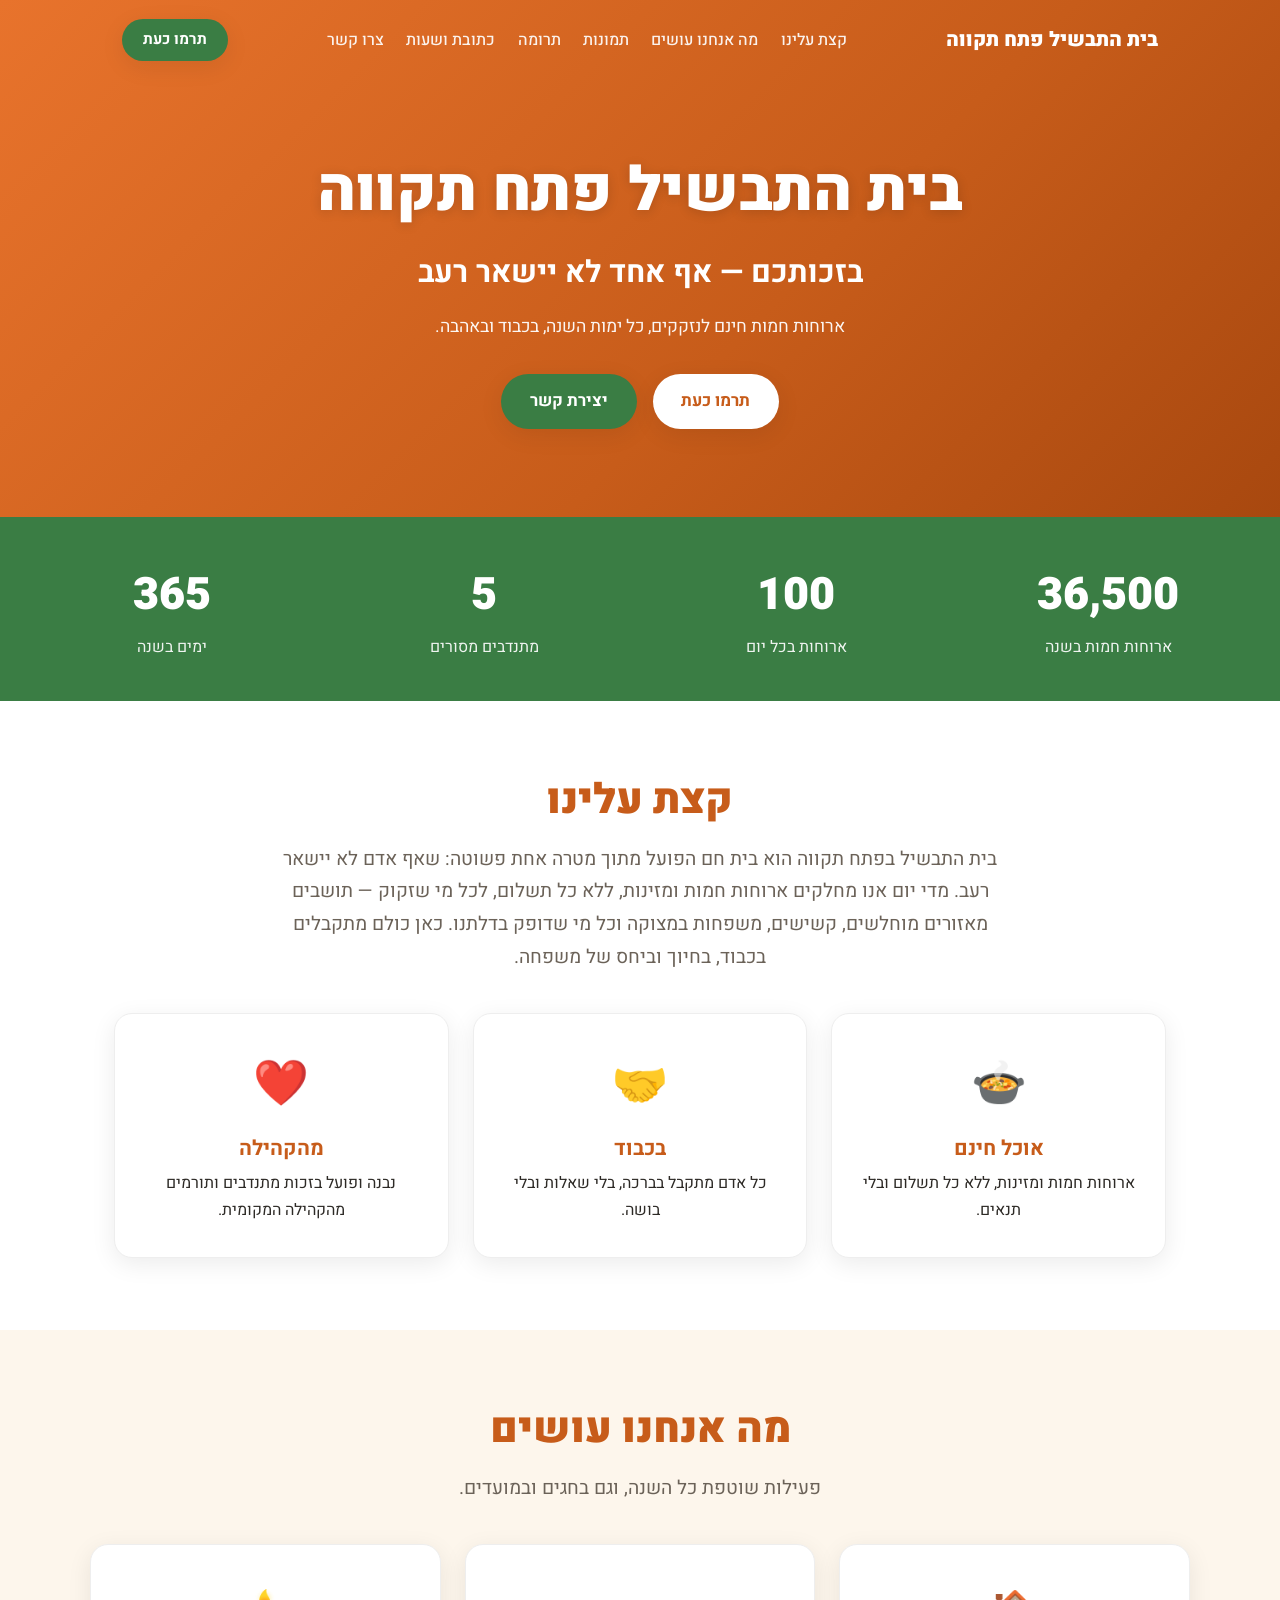
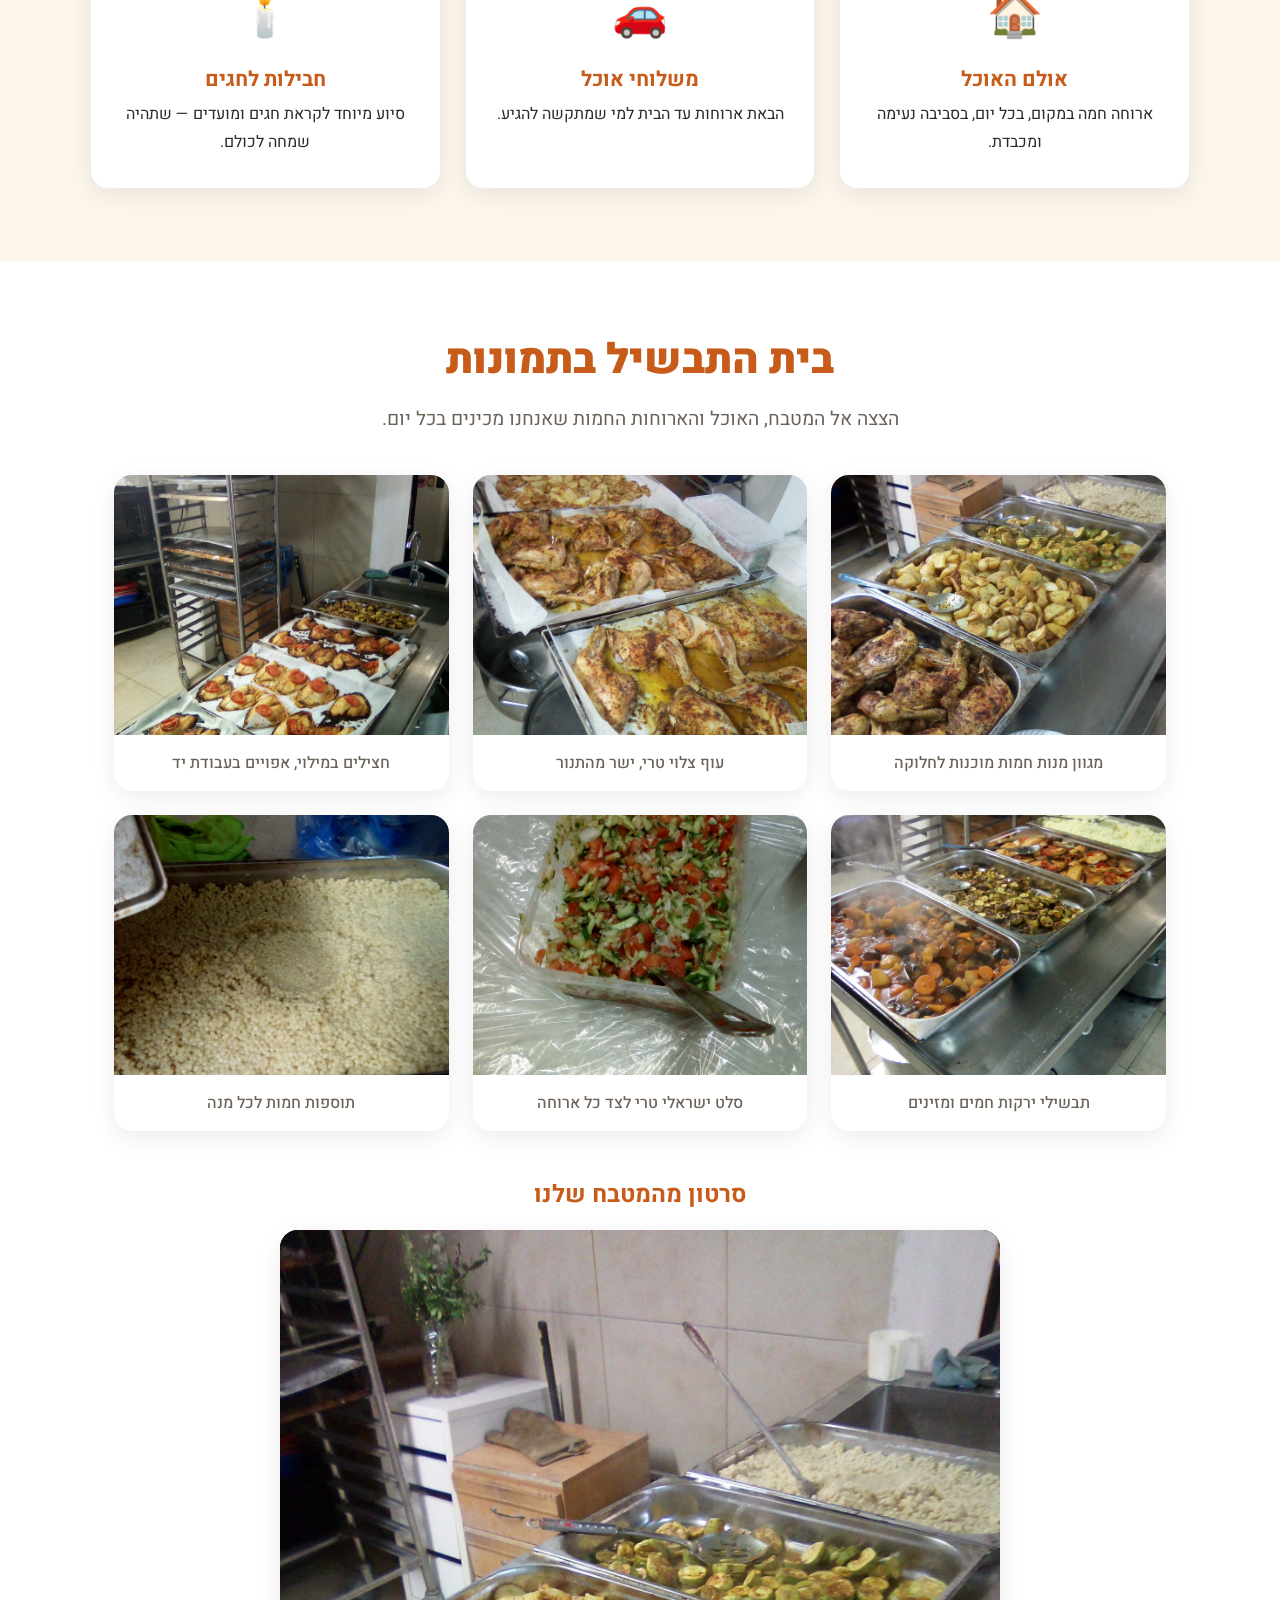
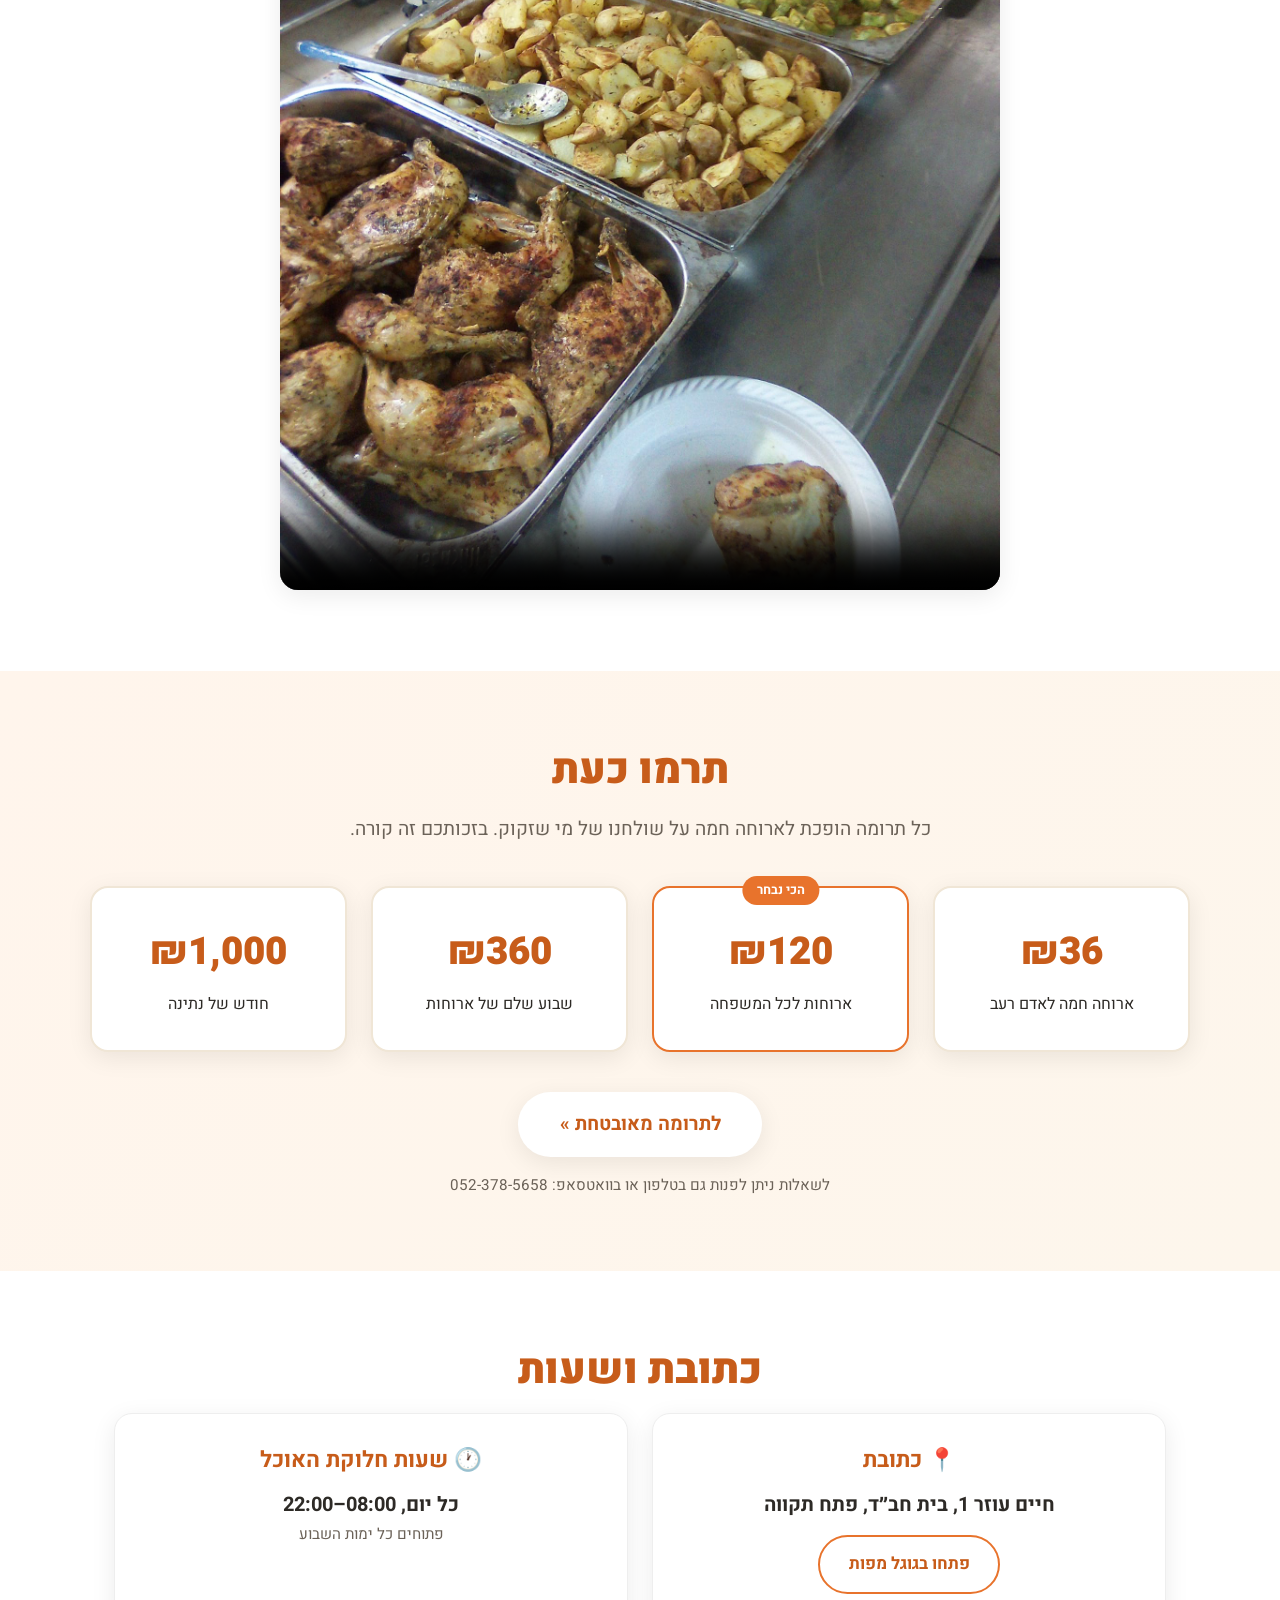
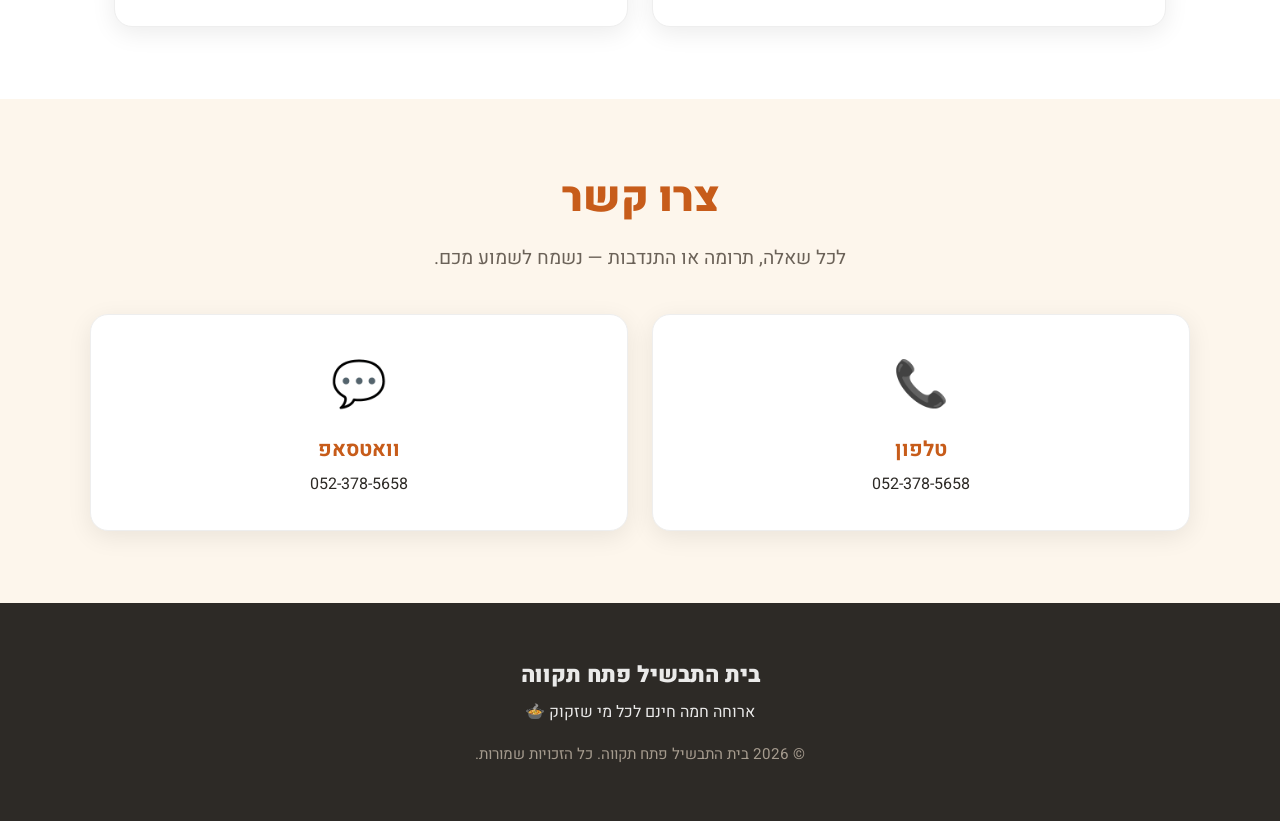
<file: index.html>
<!DOCTYPE html>
<html lang="he" dir="rtl">
<head>
  <meta charset="UTF-8" />
  <meta name="viewport" content="width=device-width, initial-scale=1.0" />

  <!-- ===== כותרת ותיאור לגוגל (SEO) ===== -->
  <title>בית התבשיל פתח תקווה | ארוחות חמות חינם לנזקקים</title>
  <meta name="description" content="בית התבשיל פתח תקווה — מחלקים ארוחות חמות חינם לנזקקים, כל ימות השנה, בכבוד ובאהבה. תרמו, התנדבו, או בואו לאכול. כתובת, שעות ופרטי קשר באתר." />
  <meta name="keywords" content="בית התבשיל פתח תקווה, אוכל חינם, ארוחות חמות, עזרה לנזקקים, תרומות, מתנדבים, צדקה, פתח תקווה" />
  <meta name="robots" content="index, follow" />
  <meta name="author" content="בית התבשיל פתח תקווה" />
  <link rel="canonical" href="https://orrobin.github.io/beit-hatavshil-petah-tikva/" />
  <meta property="og:url" content="https://orrobin.github.io/beit-hatavshil-petah-tikva/" />

  <!-- ===== שיתוף בפייסבוק / וואטסאפ (Open Graph) ===== -->
  <meta property="og:title" content="בית התבשיל פתח תקווה | ארוחות חמות חינם לנזקקים" />
  <meta property="og:description" content="מחלקים ארוחות חמות חינם לנזקקים כל ימות השנה. בזכותכם — אף אחד לא נשאר רעב." />
  <meta property="og:type" content="website" />
  <meta property="og:locale" content="he_IL" />
  <meta property="og:image" content="images/main.jpg" />

  <link rel="preconnect" href="https://fonts.googleapis.com" />
  <link rel="preconnect" href="https://fonts.gstatic.com" crossorigin />
  <link href="https://fonts.googleapis.com/css2?family=Heebo:wght@400;500;700;900&display=swap" rel="stylesheet" />
  <link rel="stylesheet" href="styles.css" />

  <!-- ===== מידע מובנה לגוגל (כדי שיופיע יפה בחיפוש ובמפות) ===== -->
  <!-- חשוב: עדכנו את הכתובת, הטלפון והאימייל -->
  <script type="application/ld+json">
  {
    "@context": "https://schema.org",
    "@type": "NGO",
    "name": "בית התבשיל פתח תקווה",
    "alternateName": "בית התבשיל פ\"ת",
    "description": "ארגון צדקה המחלק ארוחות חמות חינם לנזקקים בפתח תקווה, כל ימות השנה.",
    "image": "images/main.jpg",
    "telephone": "052-378-5658",
    "address": {
      "@type": "PostalAddress",
      "streetAddress": "חיים עוזר 1, בית חב״ד",
      "addressLocality": "פתח תקווה",
      "addressCountry": "IL"
    }
  }
  </script>
</head>
<body>

  <!-- ===================== כותרת עליונה ===================== -->
  <header class="hero">
    <nav class="nav">
      <span class="nav-logo">בית התבשיל פתח תקווה</span>
      <ul class="nav-links">
        <li><a href="#about">קצת עלינו</a></li>
        <li><a href="#what">מה אנחנו עושים</a></li>
        <li><a href="#gallery">תמונות</a></li>
        <li><a href="#donate">תרומה</a></li>
        <li><a href="#visit">כתובת ושעות</a></li>
        <li><a href="#contact">צרו קשר</a></li>
      </ul>
      <a href="#donate" class="btn btn-donate-nav">תרמו כעת</a>
    </nav>

    <div class="hero-content">
      <h1>בית התבשיל פתח תקווה</h1>
      <p class="hero-tagline">בזכותכם — אף אחד לא יישאר רעב</p>
      <p class="hero-sub">ארוחות חמות חינם לנזקקים, כל ימות השנה, בכבוד ובאהבה.</p>
      <div class="hero-buttons">
        <a href="#donate" class="btn btn-primary">תרמו כעת</a>
        <a href="#contact" class="btn btn-secondary">יצירת קשר</a>
      </div>
    </div>
  </header>

  <!-- ===================== רצועת נתונים ===================== -->
  <!-- עדכנו את המספרים למספרים האמיתיים של בית התבשיל בפתח תקווה -->
  <section class="stats">
    <div class="stat">
      <span class="stat-num">36,500</span>
      <span class="stat-label">ארוחות חמות בשנה</span>
    </div>
    <div class="stat">
      <span class="stat-num">100</span>
      <span class="stat-label">ארוחות בכל יום</span>
    </div>
    <div class="stat">
      <span class="stat-num">5</span>
      <span class="stat-label">מתנדבים מסורים</span>
    </div>
    <div class="stat">
      <span class="stat-num">365</span>
      <span class="stat-label">ימים בשנה</span>
    </div>
  </section>

  <!-- ===================== אודות ===================== -->
  <section id="about" class="section">
    <h2>קצת עלינו</h2>
    <p class="lead">
      בית התבשיל בפתח תקווה הוא בית חם הפועל מתוך מטרה אחת פשוטה:
      שאף אדם לא יישאר רעב. מדי יום אנו מחלקים ארוחות חמות ומזינות,
      ללא כל תשלום, לכל מי שזקוק — תושבים מאזורים מוחלשים, קשישים,
      משפחות במצוקה וכל מי שדופק בדלתנו. כאן כולם מתקבלים בכבוד,
      בחיוך וביחס של משפחה.
    </p>
    <div class="features">
      <div class="feature">
        <div class="feature-icon">🍲</div>
        <h3>אוכל חינם</h3>
        <p>ארוחות חמות ומזינות, ללא כל תשלום ובלי תנאים.</p>
      </div>
      <div class="feature">
        <div class="feature-icon">🤝</div>
        <h3>בכבוד</h3>
        <p>כל אדם מתקבל בברכה, בלי שאלות ובלי בושה.</p>
      </div>
      <div class="feature">
        <div class="feature-icon">❤️</div>
        <h3>מהקהילה</h3>
        <p>נבנה ופועל בזכות מתנדבים ותורמים מהקהילה המקומית.</p>
      </div>
    </div>
  </section>

  <!-- ===================== מה אנחנו עושים ===================== -->
  <section id="what" class="section section-alt">
    <h2>מה אנחנו עושים</h2>
    <p class="lead">פעילות שוטפת כל השנה, וגם בחגים ובמועדים.</p>
    <div class="features">
      <div class="feature">
        <div class="feature-icon">🏠</div>
        <h3>אולם האוכל</h3>
        <p>ארוחה חמה במקום, בכל יום, בסביבה נעימה ומכבדת.</p>
      </div>
      <div class="feature">
        <div class="feature-icon">🚗</div>
        <h3>משלוחי אוכל</h3>
        <p>הבאת ארוחות עד הבית למי שמתקשה להגיע.</p>
      </div>
      <div class="feature">
        <div class="feature-icon">🕯️</div>
        <h3>חבילות לחגים</h3>
        <p>סיוע מיוחד לקראת חגים ומועדים — שתהיה שמחה לכולם.</p>
      </div>
    </div>
  </section>

  <!-- ===================== גלריית תמונות ===================== -->
  <!--
    ↓↓↓ כאן נכנסות התמונות שלכם ↓↓↓
    1. צרו תיקייה בשם images באותה תיקייה של הקובץ הזה.
    2. שימו בה את התמונות בשמות: main.jpg, photo1.jpg, photo2.jpg, photo3.jpg
    3. זהו! התמונות יופיעו אוטומטית.
  -->
  <section id="gallery" class="section">
    <h2>בית התבשיל בתמונות</h2>
    <p class="lead">הצצה אל המטבח, האוכל והארוחות החמות שאנחנו מכינים בכל יום.</p>
    <div class="gallery">
      <figure class="gallery-item">
        <img src="images/photo1.jpg" alt="בית התבשיל פתח תקווה - מגוון מנות חמות מוכנות לחלוקה" loading="lazy" />
        <figcaption>מגוון מנות חמות מוכנות לחלוקה</figcaption>
      </figure>
      <figure class="gallery-item">
        <img src="images/photo2.jpg" alt="בית התבשיל פתח תקווה - עוף צלוי טרי מהתנור" loading="lazy" />
        <figcaption>עוף צלוי טרי, ישר מהתנור</figcaption>
      </figure>
      <figure class="gallery-item">
        <img src="images/photo3.jpg" alt="בית התבשיל פתח תקווה - חצילים במילוי אפויים בעבודת יד" loading="lazy" />
        <figcaption>חצילים במילוי, אפויים בעבודת יד</figcaption>
      </figure>
      <figure class="gallery-item">
        <img src="images/photo4.jpg" alt="בית התבשיל פתח תקווה - תבשילי ירקות חמים ומזינים" loading="lazy" />
        <figcaption>תבשילי ירקות חמים ומזינים</figcaption>
      </figure>
      <figure class="gallery-item">
        <img src="images/photo5.jpg" alt="בית התבשיל פתח תקווה - סלט ישראלי טרי" loading="lazy" />
        <figcaption>סלט ישראלי טרי לצד כל ארוחה</figcaption>
      </figure>
      <figure class="gallery-item">
        <img src="images/photo6.jpg" alt="בית התבשיל פתח תקווה - תוספות חמות" loading="lazy" />
        <figcaption>תוספות חמות לכל מנה</figcaption>
      </figure>
    </div>

    <!-- וידאו -->
    <div class="video-wrap">
      <h3 class="video-title">סרטון מהמטבח שלנו</h3>
      <video controls preload="metadata" poster="images/main.jpg" playsinline>
        <source src="images/video.mp4" type="video/mp4" />
        הדפדפן שלכם אינו תומך בהצגת וידאו.
      </video>
    </div>
  </section>

  <!-- ===================== תרומה ===================== -->
  <section id="donate" class="section section-donate">
    <h2>תרמו כעת</h2>
    <p class="lead">כל תרומה הופכת לארוחה חמה על שולחנו של מי שזקוק. בזכותכם זה קורה.</p>
    <div class="donate-grid">
      <div class="donate-card">
        <span class="donate-amount">₪36</span>
        <p>ארוחה חמה לאדם רעב</p>
      </div>
      <div class="donate-card donate-popular">
        <span class="donate-badge">הכי נבחר</span>
        <span class="donate-amount">₪120</span>
        <p>ארוחות לכל המשפחה</p>
      </div>
      <div class="donate-card">
        <span class="donate-amount">₪360</span>
        <p>שבוע שלם של ארוחות</p>
      </div>
      <div class="donate-card">
        <span class="donate-amount">₪1,000</span>
        <p>חודש של נתינה</p>
      </div>
    </div>
    <div class="donate-cta">
      <a href="https://www.trumot.net/Form/2137?UID=0" class="btn btn-primary btn-lg" target="_blank" rel="noopener">לתרומה מאובטחת »</a>
      <p class="muted">לשאלות ניתן לפנות גם בטלפון או בוואטסאפ: 052-378-5658</p>
    </div>
  </section>

  <!-- ===================== כתובת ושעות ===================== -->
  <section id="visit" class="section">
    <h2>כתובת ושעות</h2>
    <div class="visit-grid">
      <div class="visit-card">
        <h3>📍 כתובת</h3>
        <p class="big-text">חיים עוזר 1, בית חב״ד, פתח תקווה</p>
        <a class="btn btn-outline" href="https://www.google.com/maps/search/?api=1&query=חיים+עוזר+1+בית+חבד+פתח+תקווה" target="_blank" rel="noopener">פתחו בגוגל מפות</a>
      </div>
      <div class="visit-card">
        <h3>🕐 שעות חלוקת האוכל</h3>
        <p class="big-text">כל יום, 08:00–22:00</p>
        <p class="muted">פתוחים כל ימות השבוע</p>
      </div>
    </div>
  </section>

  <!-- ===================== צרו קשר ===================== -->
  <section id="contact" class="section section-alt">
    <h2>צרו קשר</h2>
    <p class="lead">לכל שאלה, תרומה או התנדבות — נשמח לשמוע מכם.</p>
    <div class="contact-grid">
      <a class="contact-card" href="tel:0523785658">
        <div class="feature-icon">📞</div>
        <h3>טלפון</h3>
        <p>052-378-5658</p>
      </a>
      <a class="contact-card" href="https://wa.me/972523785658" target="_blank" rel="noopener">
        <div class="feature-icon">💬</div>
        <h3>וואטסאפ</h3>
        <p>052-378-5658</p>
      </a>
    </div>
  </section>

  <!-- ===================== כותרת תחתונה ===================== -->
  <footer class="footer">
    <p class="footer-name">בית התבשיל פתח תקווה</p>
    <p>ארוחה חמה חינם לכל מי שזקוק 🍲</p>
    <p class="muted">© <span id="year"></span> בית התבשיל פתח תקווה. כל הזכויות שמורות.</p>
  </footer>

  <script>
    document.getElementById('year').textContent = new Date().getFullYear();
  </script>
</body>
</html>
</file>
<file: styles.css>
/* ===== בסיס ===== */
* {
  margin: 0;
  padding: 0;
  box-sizing: border-box;
}

:root {
  --orange: #e8732c;
  --orange-dark: #c75c1a;
  --green: #3a7d44;
  --cream: #fdf6ec;
  --dark: #2d2a26;
  --gray: #6b6258;
  --white: #ffffff;
  --shadow: 0 6px 24px rgba(0, 0, 0, 0.08);
}

html {
  scroll-behavior: smooth;
}

body {
  font-family: 'Heebo', 'Segoe UI', Tahoma, sans-serif;
  color: var(--dark);
  background: var(--white);
  line-height: 1.7;
}

h1, h2, h3 {
  line-height: 1.3;
}

a {
  text-decoration: none;
  color: inherit;
}

/* ===== כותרת עליונה / Hero ===== */
.hero {
  background: linear-gradient(135deg, #e8732c 0%, #c75c1a 60%, #a8480f 100%);
  color: var(--white);
  position: relative;
  overflow: hidden;
}

.nav {
  display: flex;
  justify-content: space-between;
  align-items: center;
  padding: 1.2rem 2rem;
  max-width: 1100px;
  margin: 0 auto;
  flex-wrap: wrap;
  gap: 0.5rem;
}

.nav-logo {
  font-weight: 900;
  font-size: 1.25rem;
}

.nav-links {
  list-style: none;
  display: flex;
  gap: 1.4rem;
  flex-wrap: wrap;
}

.nav-links a {
  font-weight: 500;
  opacity: 0.92;
  transition: opacity 0.2s;
}

.nav-links a:hover {
  opacity: 1;
  text-decoration: underline;
}

.hero-content {
  max-width: 800px;
  margin: 0 auto;
  text-align: center;
  padding: 4.5rem 1.5rem 5.5rem;
}

.hero-content h1 {
  font-size: clamp(2.2rem, 6vw, 3.8rem);
  font-weight: 900;
  margin-bottom: 1rem;
  text-shadow: 0 2px 12px rgba(0, 0, 0, 0.15);
}

.hero-tagline {
  font-size: clamp(1.3rem, 3.5vw, 1.9rem);
  font-weight: 700;
  margin-bottom: 0.8rem;
}

.hero-sub {
  font-size: 1.1rem;
  opacity: 0.95;
  margin-bottom: 2rem;
}

.hero-buttons {
  display: flex;
  gap: 1rem;
  justify-content: center;
  flex-wrap: wrap;
}

/* ===== כפתורים ===== */
.btn {
  display: inline-block;
  padding: 0.85rem 1.8rem;
  border-radius: 50px;
  font-weight: 700;
  font-size: 1.05rem;
  transition: transform 0.15s, box-shadow 0.2s, background 0.2s;
  cursor: pointer;
}

.btn:hover {
  transform: translateY(-2px);
}

.btn-primary {
  background: var(--white);
  color: var(--orange-dark);
  box-shadow: var(--shadow);
}

.btn-secondary {
  background: var(--green);
  color: var(--white);
  box-shadow: var(--shadow);
}

.btn-outline {
  border: 2px solid var(--orange);
  color: var(--orange-dark);
  background: transparent;
  margin-top: 0.8rem;
}

.btn-outline:hover {
  background: var(--orange);
  color: var(--white);
}

.btn-donate-nav {
  background: var(--green);
  color: var(--white);
  padding: 0.5rem 1.3rem;
  font-size: 0.95rem;
  box-shadow: var(--shadow);
}

.btn-lg {
  font-size: 1.2rem;
  padding: 1rem 2.6rem;
}

/* ===== רצועת נתונים ===== */
.stats {
  background: var(--green);
  color: var(--white);
  display: grid;
  grid-template-columns: repeat(auto-fit, minmax(160px, 1fr));
  gap: 1rem;
  padding: 2.5rem 1.5rem;
  text-align: center;
}

.stat-num {
  display: block;
  font-size: clamp(1.8rem, 5vw, 2.8rem);
  font-weight: 900;
}

.stat-label {
  font-size: 1rem;
  opacity: 0.92;
}

/* ===== מקטעים ===== */
.section {
  max-width: 1100px;
  margin: 0 auto;
  padding: 4.5rem 1.5rem;
}

.section-alt {
  background: var(--cream);
  max-width: 100%;
}

.section-alt > * {
  max-width: 1100px;
  margin-inline: auto;
}

.section h2 {
  font-size: clamp(1.8rem, 4vw, 2.6rem);
  font-weight: 900;
  text-align: center;
  margin-bottom: 1rem;
  color: var(--orange-dark);
}

.lead {
  text-align: center;
  font-size: 1.2rem;
  color: var(--gray);
  max-width: 720px;
  margin: 0 auto 2.5rem;
}

.muted {
  color: var(--gray);
  font-size: 0.95rem;
}

.big-text {
  font-size: 1.25rem;
  font-weight: 700;
  margin-top: 0.5rem;
}

/* ===== כרטיסי תכונות ===== */
.features {
  display: grid;
  grid-template-columns: repeat(auto-fit, minmax(240px, 1fr));
  gap: 1.5rem;
  margin-top: 1rem;
}

.feature {
  background: var(--white);
  border: 1px solid #eee;
  border-radius: 18px;
  padding: 2rem 1.5rem;
  text-align: center;
  box-shadow: var(--shadow);
}

.feature-icon {
  font-size: 2.8rem;
  margin-bottom: 0.8rem;
}

.feature h3 {
  font-size: 1.3rem;
  margin-bottom: 0.5rem;
  color: var(--orange-dark);
}

/* ===== גלריה ===== */
.gallery {
  display: grid;
  grid-template-columns: repeat(auto-fit, minmax(280px, 1fr));
  gap: 1.5rem;
}

.gallery-item {
  border-radius: 18px;
  overflow: hidden;
  box-shadow: var(--shadow);
  background: #eee;
}

.gallery-item img {
  width: 100%;
  height: 260px;
  object-fit: cover;
  display: block;
  background: #e2dccf;
}

.gallery-item figcaption {
  padding: 0.9rem 1rem;
  background: var(--white);
  font-weight: 500;
  text-align: center;
  color: var(--gray);
}

/* ===== תרומה ===== */
.section-donate {
  background: linear-gradient(135deg, #fff5ec 0%, #fdf6ec 100%);
  max-width: 100%;
}

.section-donate > * {
  max-width: 1100px;
  margin-inline: auto;
}

.donate-grid {
  display: grid;
  grid-template-columns: repeat(auto-fit, minmax(200px, 1fr));
  gap: 1.5rem;
  margin-bottom: 2.5rem;
}

.donate-card {
  background: var(--white);
  border: 2px solid #f0e6d6;
  border-radius: 18px;
  padding: 2rem 1.2rem;
  text-align: center;
  box-shadow: var(--shadow);
  position: relative;
  transition: transform 0.15s, border-color 0.2s;
}

.donate-card:hover {
  transform: translateY(-4px);
  border-color: var(--orange);
}

.donate-popular {
  border-color: var(--orange);
}

.donate-badge {
  position: absolute;
  top: -12px;
  right: 50%;
  transform: translateX(50%);
  background: var(--orange);
  color: var(--white);
  font-size: 0.8rem;
  font-weight: 700;
  padding: 0.25rem 0.9rem;
  border-radius: 50px;
}

.donate-amount {
  display: block;
  font-size: 2.4rem;
  font-weight: 900;
  color: var(--orange-dark);
  margin-bottom: 0.4rem;
}

.donate-cta {
  text-align: center;
}

.donate-cta .muted {
  margin-top: 1rem;
}

/* ===== וידאו ===== */
.video-wrap {
  margin-top: 3rem;
  text-align: center;
}

.video-title {
  font-size: 1.5rem;
  color: var(--orange-dark);
  margin-bottom: 1.2rem;
}

.video-wrap video {
  width: 100%;
  max-width: 720px;
  border-radius: 18px;
  box-shadow: var(--shadow);
  background: #000;
}

/* ===== ביקור / שעות וכתובת ===== */
.visit-grid {
  display: grid;
  grid-template-columns: repeat(auto-fit, minmax(280px, 1fr));
  gap: 1.5rem;
}

.visit-card {
  background: var(--white);
  border: 1px solid #eee;
  border-radius: 18px;
  padding: 2rem;
  text-align: center;
  box-shadow: var(--shadow);
}

.visit-card h3 {
  font-size: 1.4rem;
  color: var(--orange-dark);
  margin-bottom: 0.8rem;
}

/* ===== עזרה / תרומות ===== */
.help-grid {
  display: grid;
  grid-template-columns: repeat(auto-fit, minmax(260px, 1fr));
  gap: 1.5rem;
}

.help-card {
  background: var(--white);
  border: 1px solid #eee;
  border-radius: 18px;
  padding: 2rem 1.5rem;
  text-align: center;
  box-shadow: var(--shadow);
}

.help-card h3 {
  font-size: 1.3rem;
  color: var(--green);
  margin: 0.5rem 0;
}

/* ===== צרו קשר ===== */
.contact-grid {
  display: grid;
  grid-template-columns: repeat(auto-fit, minmax(220px, 1fr));
  gap: 1.5rem;
}

.contact-card {
  background: var(--white);
  border: 1px solid #eee;
  border-radius: 18px;
  padding: 2rem 1.5rem;
  text-align: center;
  box-shadow: var(--shadow);
  transition: transform 0.15s, box-shadow 0.2s;
}

.contact-card:hover {
  transform: translateY(-4px);
  box-shadow: 0 10px 30px rgba(0, 0, 0, 0.12);
}

.contact-card h3 {
  font-size: 1.3rem;
  color: var(--orange-dark);
  margin: 0.5rem 0;
}

/* ===== כותרת תחתונה ===== */
.footer {
  background: var(--dark);
  color: var(--white);
  text-align: center;
  padding: 3rem 1.5rem;
}

.footer-name {
  font-size: 1.4rem;
  font-weight: 900;
  margin-bottom: 0.5rem;
}

.footer p {
  margin: 0.3rem 0;
  opacity: 0.9;
}

.footer .muted {
  color: #b3a89a;
  margin-top: 1rem;
}

/* ===== מובייל ===== */
@media (max-width: 600px) {
  .nav {
    flex-direction: column;
  }
  .nav-links {
    justify-content: center;
    gap: 1rem;
  }
  .hero-content {
    padding: 3rem 1.2rem 4rem;
  }
}
</file>
